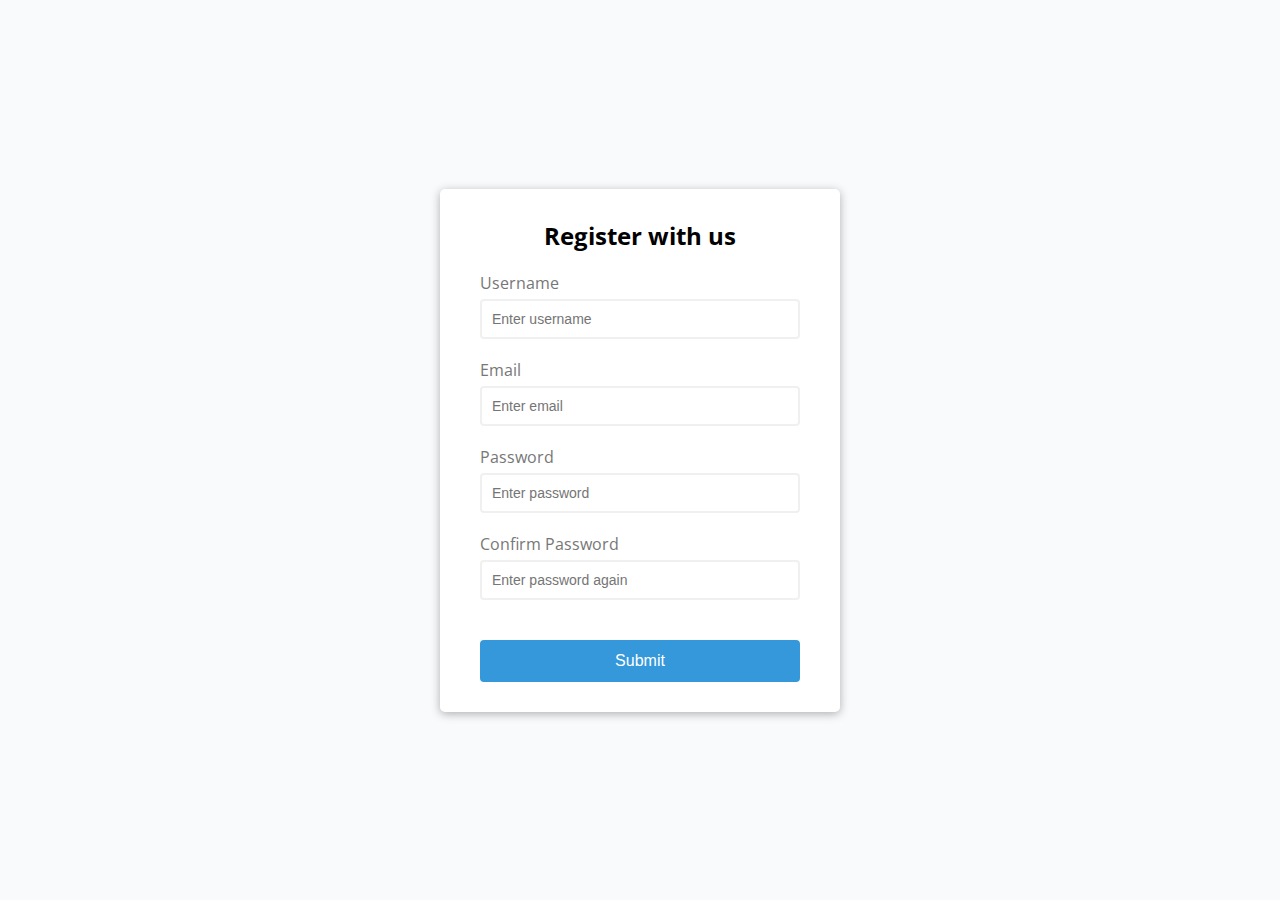
<file: 1.form-validator/index.html>
<!DOCTYPE html>
<html lang="en">
<head>
    <meta charset="UTF-8">
    <meta http-equiv="X-UA-Compatible" content="IE=edge">
    <meta name="viewport" content="width=device-width, initial-scale=1.0">
    <link rel="stylesheet" href="style.css">
    <title>Form Validator</title>
</head>
<body>
    <div class="container">
        <form id="form" class="form">
            <h2>Register with us</h2>
            <div class="form-control">
                <label for="username">Username</label>
                <input type="text" id="username" placeholder="Enter username">
                <small>Error Message</small>
            </div>
            <div class="form-control">
                <label for="email">Email</label>
                <input type="text" id="email" placeholder="Enter email">
                <small>Error Message</small>
            </div>
            <div class="form-control">
                <label for="password">Password</label>
                <input type="password" id="password" placeholder="Enter password">
                <small>Error Message</small>
            </div>
            <div class="form-control">
                <label for="password2">Confirm Password</label>
                <input type="password" id="password2" placeholder="Enter password again">
                <small>Error Message</small>
            </div>
            <button type="submit">Submit</button>
        </form>
    </div>
    <script src="script.js"></script>
</body>
</html>
</file>
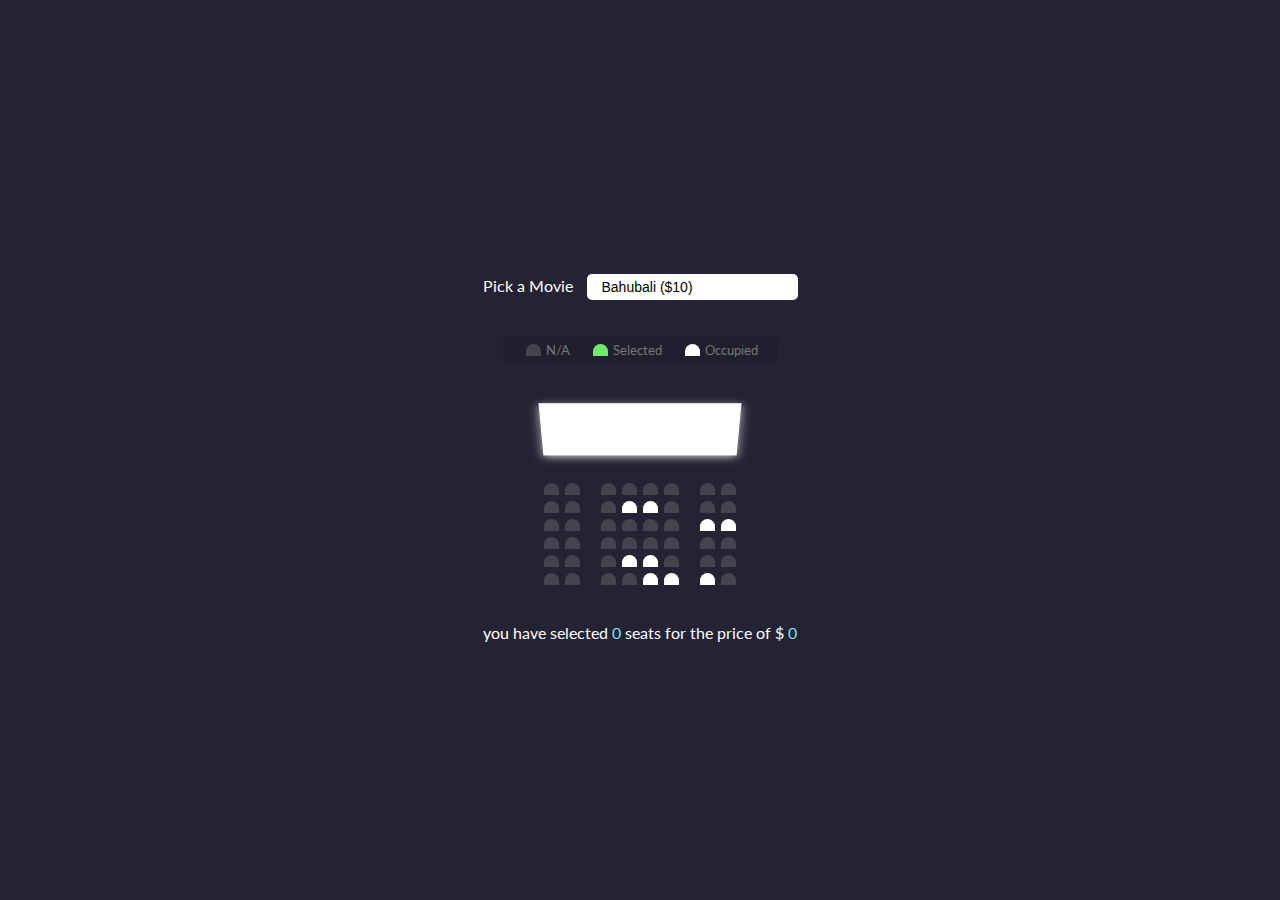
<file: 2.movie-seat-booking/index.html>
<!DOCTYPE html>
<html lang="en">
<head>
    <meta charset="UTF-8">
    <meta http-equiv="X-UA-Compatible" content="IE=edge">
    <meta name="viewport" content="width=device-width, initial-scale=1.0">
    <link rel="stylesheet" href="style.css">
    <title>Movie Seat Booking</title>
</head>
<body>
    <div class="movie-container">
        <label>Pick a Movie</label>
        <select id="movie">
            <option value="10">Bahubali ($10)</option>
            <option value="12">KGF ($12)</option>
            <option value="8">Cast Away ($8)</option>
            <option value="9">Shawshank Redemption ($9)</option>
        </select>
    </div>
    <ul class="showcase">
        <li>
            <div class="seat"></div>
            <small>N/A</small>

        </li>
        <li>
            <div class="seat selected"></div>
            <small>Selected</small>
        </li>
        <li>
            <div class="seat occupied"></div>
            <small>Occupied</small>
        </li>
    </ul>
    <div class="container">
        <div class="screen"></div>
        <div class="row">
            <div class="seat"></div>
            <div class="seat"></div>
            <div class="seat"></div>
            <div class="seat"></div>
            <div class="seat"></div>
            <div class="seat"></div>
            <div class="seat"></div>
            <div class="seat"></div>
        </div>
        <div class="row">
            <div class="seat"></div>
            <div class="seat"></div>
            <div class="seat"></div>
            <div class="seat occupied"></div>
            <div class="seat occupied"></div>
            <div class="seat"></div>
            <div class="seat"></div>
            <div class="seat"></div>
        </div>
        <div class="row">
            <div class="seat"></div>
            <div class="seat"></div>
            <div class="seat"></div>
            <div class="seat"></div>
            <div class="seat"></div>
            <div class="seat"></div>
            <div class="seat occupied"></div>
            <div class="seat occupied"></div>
        </div>
        <div class="row">
            <div class="seat"></div>
            <div class="seat"></div>
            <div class="seat"></div>
            <div class="seat"></div>
            <div class="seat"></div>
            <div class="seat"></div>
            <div class="seat"></div>
            <div class="seat"></div>
        </div>
        <div class="row">
            <div class="seat"></div>
            <div class="seat"></div>
            <div class="seat"></div>
            <div class="seat occupied"></div>
            <div class="seat occupied"></div>
            <div class="seat"></div>
            <div class="seat"></div>
            <div class="seat"></div>
        </div>
        <div class="row">
            <div class="seat"></div>
            <div class="seat"></div>
            <div class="seat"></div>
            <div class="seat"></div>
            <div class="seat occupied"></div>
            <div class="seat occupied"></div>
            <div class="seat occupied"></div>
            <div class="seat"></div>
        </div>
    </div>
    <p class="text">
        you have selected <span id="count">0</span> 
        seats for the price of $ <span id="total">0</span>
    </p>
    <script src="script.js"></script>
</body>
</html>
</file>
<file: 1.form-validator/style.css>
@import url('https://fonts.googleapis.com/css2?family=Open+Sans&display=swap');

*{
    box-sizing: border-box;
}

:root {
    --success-color:#2ecc71;
    --error-color:#e74c3c;
}

body {
    background-color: #f9fafb;
    font-family: 'Open Sans', sans-serif;
    display:flex;
    align-items: center;
    justify-content: center;
    min-height: 100vh;
    margin:0;
}

.container {
    background-color: #fff;
    border-radius: 5px;
    box-shadow: 0 2px 10px rgba(0,0,0,0.3);
    width: 400px;
}

h2 {
 text-align: center;
 margin: 0 0 20px;
}

.form {
    padding: 30px 40px;
}

.form-control {
    margin-bottom: 10x;
    padding-bottom: 20px;
    position: relative;
}

.form-control label {
    color: #777;
    display: block;
    margin-bottom: 5px;
}

.form-control input {
    border: 2px solid #f0f0f0;
    border-radius: 4px;
    display: block;
    width: 100%;
    padding: 10px;
    font-size: 14px;
}

.form-control input:focus {
    outline: 0;
    border-color: #777;
}

.form-control.success input {
    border-color:var(--success-color)
}

.form-control.error input {
    border-color: var(--error-color) ;
}

.form-control small {
    color: var(--error-color);
    position: absolute;
    bottom: 0;
    left:0;
    visibility: hidden;
}

.form-control.error small {
    visibility: visible;
}

.form button {
    cursor: pointer;
    background-color: #3498db;
    border: 2px solid #3498db;
    border-radius: 4px;
    color: #fff;
    display: block;
    font-size: 16px;
    padding: 10px;
    margin-top: 20px;
    width: 100%;
}
</file>
<file: 2.movie-seat-booking/style.css>
@import url('https://fonts.googleapis.com/css2?family=Lato&display=swap');

* {
    box-sizing: border-box;
}

body {
    background-color: #242333;
    color: #fff;
    display: flex;
    flex-direction: column;
    align-items: center;
    justify-content: center;
    height: 100vh;
    font-family: 'Lato', sans-serif;
    margin:0;
}

.movie-container {
    margin: 20px 0;
}

.movie-container select{
    background-color: #fff;
    border:0;
    border-radius: 5px;
    font-size: 14px;
    margin-left: 10px;
    padding: 5px 15px 5px 15px;
    -moz-appearance: none;
    -webkit-appearance: none;
    appearance: none;
}

.container {
    perspective: 1000px;
    -webkit-perspective: 1000px;
    margin-bottom: 30px;
}
.seat {
    background-color: #444451;
    height: 12px;
    width: 15px;
    margin:3px;
    border-top-left-radius: 10px;
    border-top-right-radius: 10px;
}

.seat.selected {
    background-color: #6fea6f;
}

.seat.occupied {
    background-color: #fff;
}

.seat:nth-of-type(2) {
    margin-right: 18px;
}

.seat:nth-last-of-type(2) {
    margin-left: 18px;
}

.seat:not(.ooccupied):hover {
    cursor: pointer;
     transform: scale(1.2);
}

.showcase .seat:not(.occupied):hover {
    cursor: default;
    transform: scale(1); 
}
.showcase {
    background: rgba(0, 0, 0, 0.1);
    padding: 5px 10px;
    border-radius: 5px;
    color: #777;
    list-style-type: none;
    display: flex;
    justify-content: space-between;
}

.showcase li {
    display: flex;
    align-items: center;
    justify-content: center;
    margin: 0 10px;
}

.showcase li small {
    margin-left: 2px;
}

.row {
    display: flex;
}

.screen {
    background-color: #fff;
    height: 70px;
    width: 100%;
    margin: 15px 0;
    transform: rotateX(-45deg);
    box-shadow: 0 3px 10px rgba(255,255,255, 0.7);
}

p.text{
    margin: 5px 0;
}

p.text span {
    color: #6feaf6;
}
</file>
